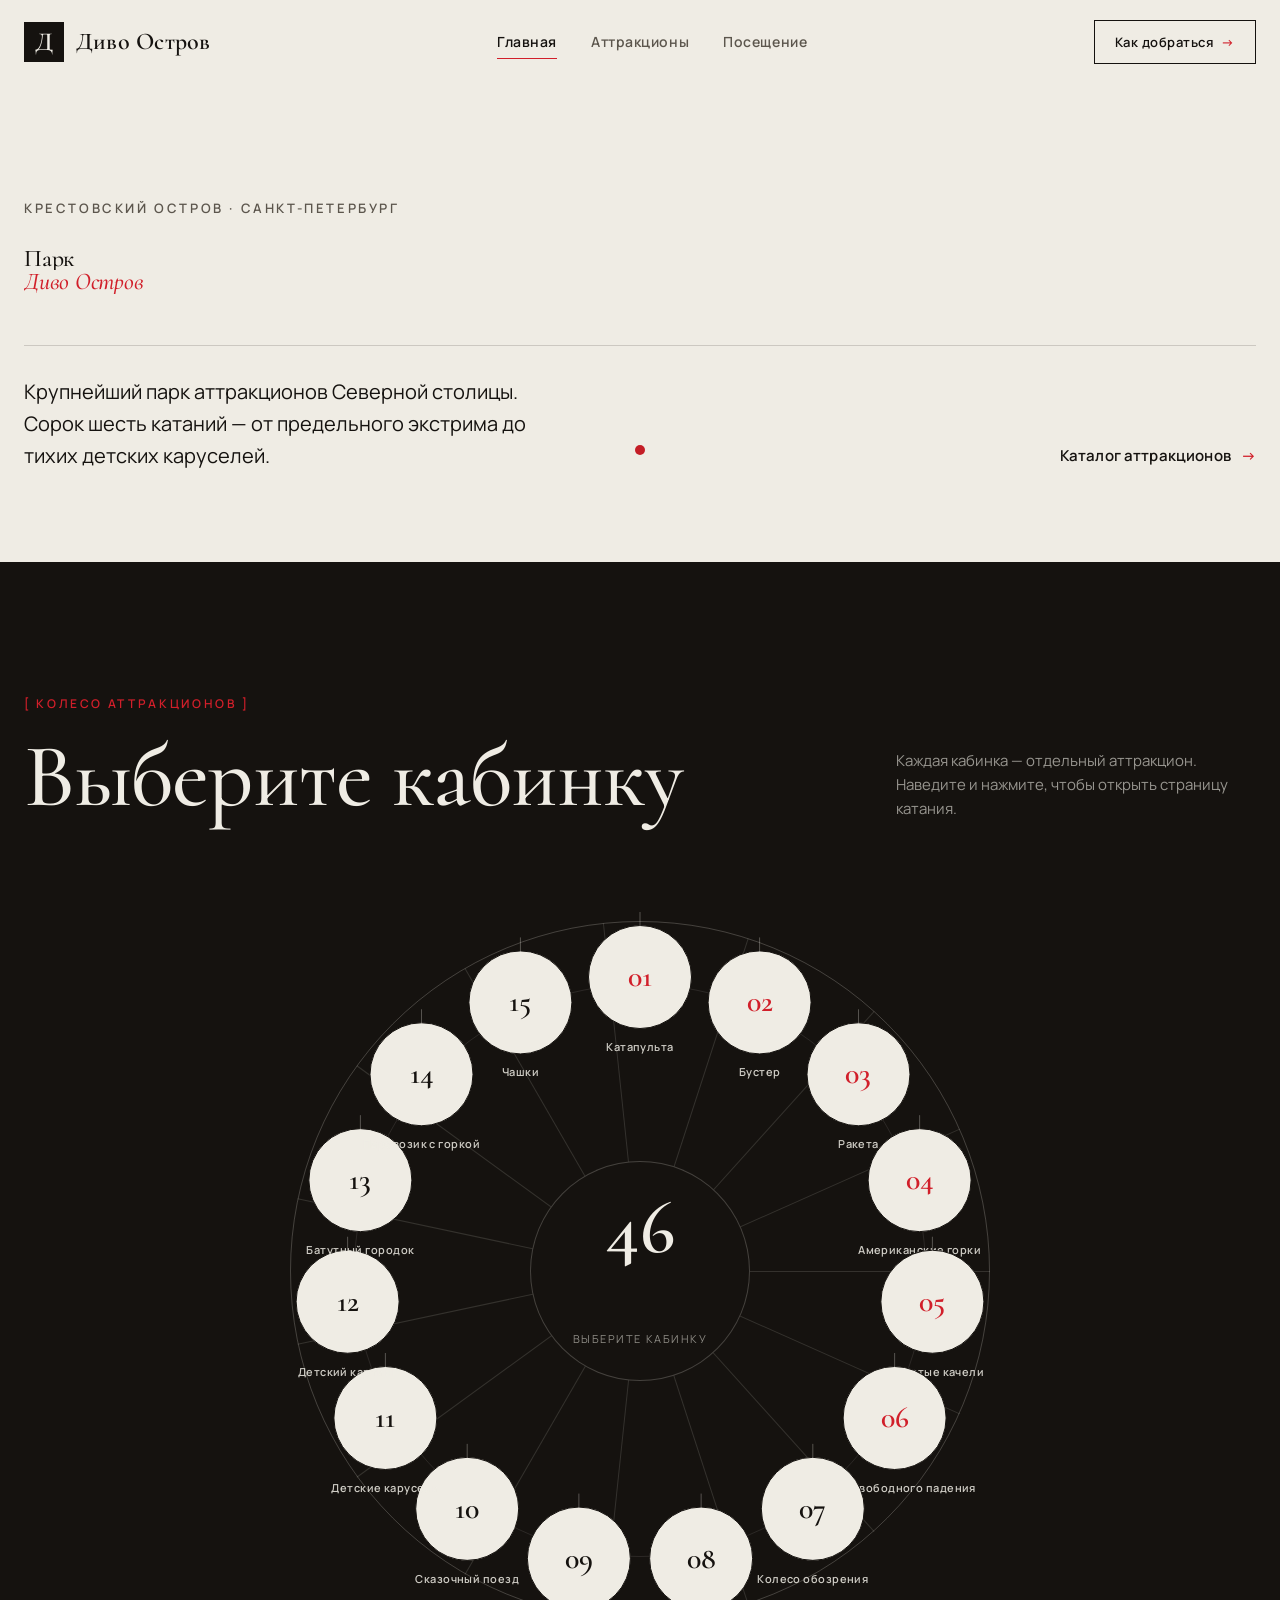
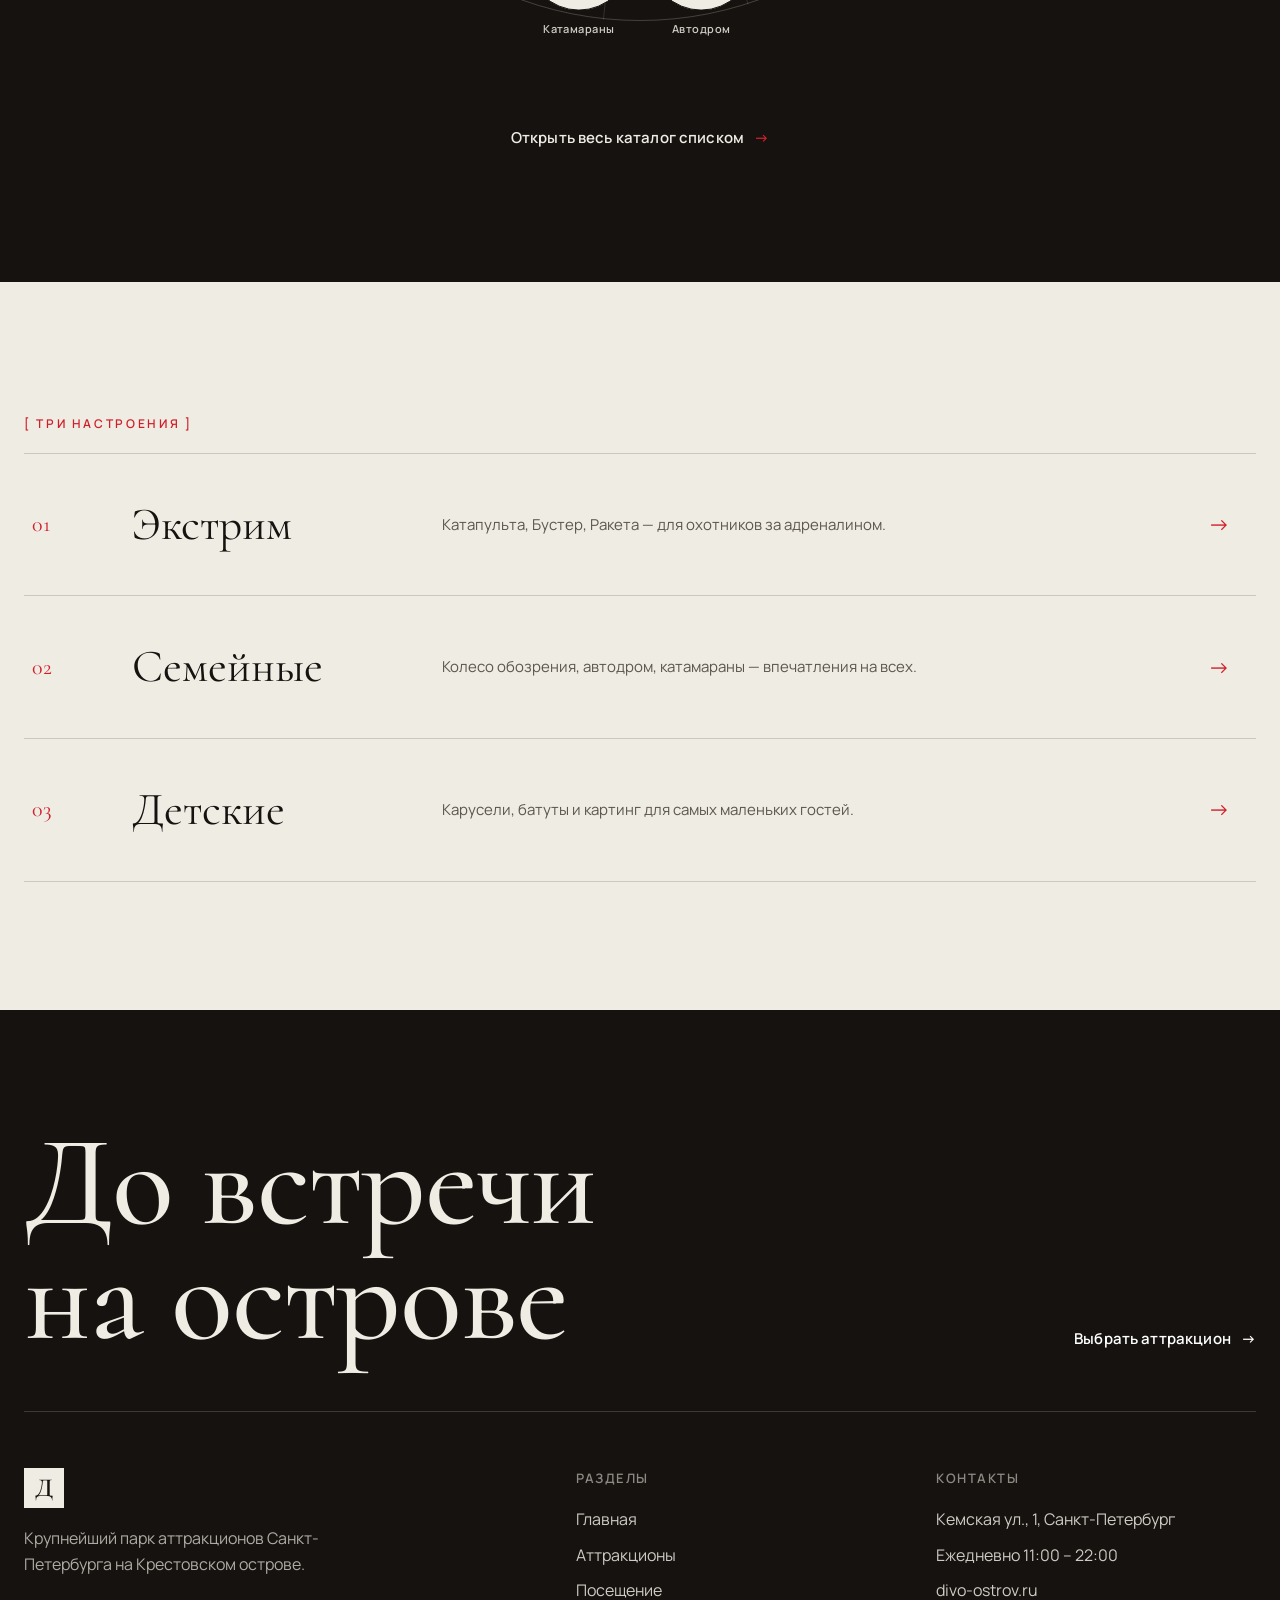
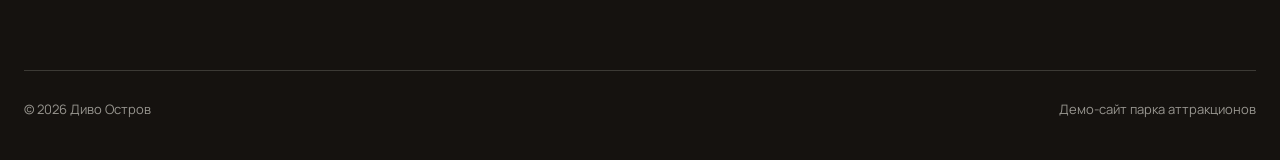
<file: index.html>
<!DOCTYPE html>
<html lang="ru">
<head>
  <meta charset="UTF-8" />
  <meta name="viewport" content="width=device-width, initial-scale=1.0" />
  <meta name="theme-color" content="#0e0c0b" />
  <title>Диво Остров — парк аттракционов · Санкт-Петербург</title>
  <meta name="description" content="Диво Остров — крупнейший парк аттракционов Санкт-Петербурга на Крестовском острове. Колесо аттракционов, 46 катаний, вход свободный." />
  <link rel="preconnect" href="https://fonts.googleapis.com" />
  <link rel="preconnect" href="https://fonts.gstatic.com" crossorigin />
  <link href="https://fonts.googleapis.com/css2?family=Cormorant:ital,wght@0,400;0,500;0,600;1,400&family=Manrope:wght@400;500;600;700&display=swap" rel="stylesheet" />
  <link rel="stylesheet" href="assets/css/styles.css" />
  <link rel="icon" href="data:image/svg+xml,%3Csvg xmlns='http://www.w3.org/2000/svg' viewBox='0 0 100 100'%3E%3Crect width='100' height='100' rx='20' fill='%230e0c0b'/%3E%3Ctext x='50' y='73' font-family='Georgia' font-size='66' fill='%23e6e1d8' text-anchor='middle'%3E%D0%94%3C/text%3E%3C/svg%3E" />
</head>
<body data-page="home">
  <div data-site-header></div>

  <main>
    <!-- HERO -->
    <section class="hero">
      <div class="container">
        <p class="hero__eyebrow reveal">Крестовский остров · Санкт-Петербург</p>
        <h1 class="hero__display">
          <span class="line reveal">Парк</span>
          <span class="line reveal"><em>Диво&nbsp;Остров</em></span>
        </h1>
        <div class="hero__row">
          <p class="hero__lead reveal" data-delay="120">
            Крупнейший парк аттракционов Северной столицы. Сорок шесть катаний —
            от предельного экстрима до тихих детских каруселей.
          </p>
          <a href="attractions.html" class="link reveal" data-delay="200">Каталог аттракционов <i>→</i></a>
        </div>
      </div>
    </section>

    <!-- WHEEL -->
    <section class="section wheelsec" id="wheel" aria-label="Колесо аттракционов">
      <div class="container wheelsec__head">
        <div class="reveal">
          <p class="label">[ Колесо аттракционов ]</p>
          <h2 class="display display--md">Выберите кабинку</h2>
        </div>
        <p class="wheelsec__hint reveal" data-delay="120">
          Каждая кабинка — отдельный аттракцион. Наведите и нажмите, чтобы открыть страницу катания.
        </p>
      </div>

      <div class="wheel-wrap reveal">
        <div class="wheel">
          <div class="wheel__rotor" id="rotor"></div>
          <div class="wheel__hub">
            <span class="wheel__count">46</span>
            <span class="wheel__hubname" id="hubName">Выберите кабинку</span>
          </div>
        </div>
      </div>

      <p class="wheelsec__fallback">
        <a class="link" href="attractions.html">Открыть весь каталог списком <i>→</i></a>
      </p>
    </section>

    <!-- CATEGORIES -->
    <section class="section cats">
      <div class="container">
        <p class="label reveal">[ Три настроения ]</p>
        <div class="cats__grid">
          <a class="catrow reveal" href="attractions.html#extreme">
            <span class="catrow__no">01</span>
            <span class="catrow__name">Экстрим</span>
            <span class="catrow__desc">Катапульта, Бустер, Ракета — для охотников за адреналином.</span>
            <span class="catrow__go"><i>→</i></span>
          </a>
          <a class="catrow reveal" href="attractions.html#family">
            <span class="catrow__no">02</span>
            <span class="catrow__name">Семейные</span>
            <span class="catrow__desc">Колесо обозрения, автодром, катамараны — впечатления на всех.</span>
            <span class="catrow__go"><i>→</i></span>
          </a>
          <a class="catrow reveal" href="attractions.html#kids">
            <span class="catrow__no">03</span>
            <span class="catrow__name">Детские</span>
            <span class="catrow__desc">Карусели, батуты и картинг для самых маленьких гостей.</span>
            <span class="catrow__go"><i>→</i></span>
          </a>
        </div>
      </div>
    </section>
  </main>

  <div data-site-footer></div>

  <script src="assets/js/data.js"></script>
  <script src="assets/js/site.js" defer></script>
  <script src="assets/js/home.js" defer></script>
</body>
</html>
</file>
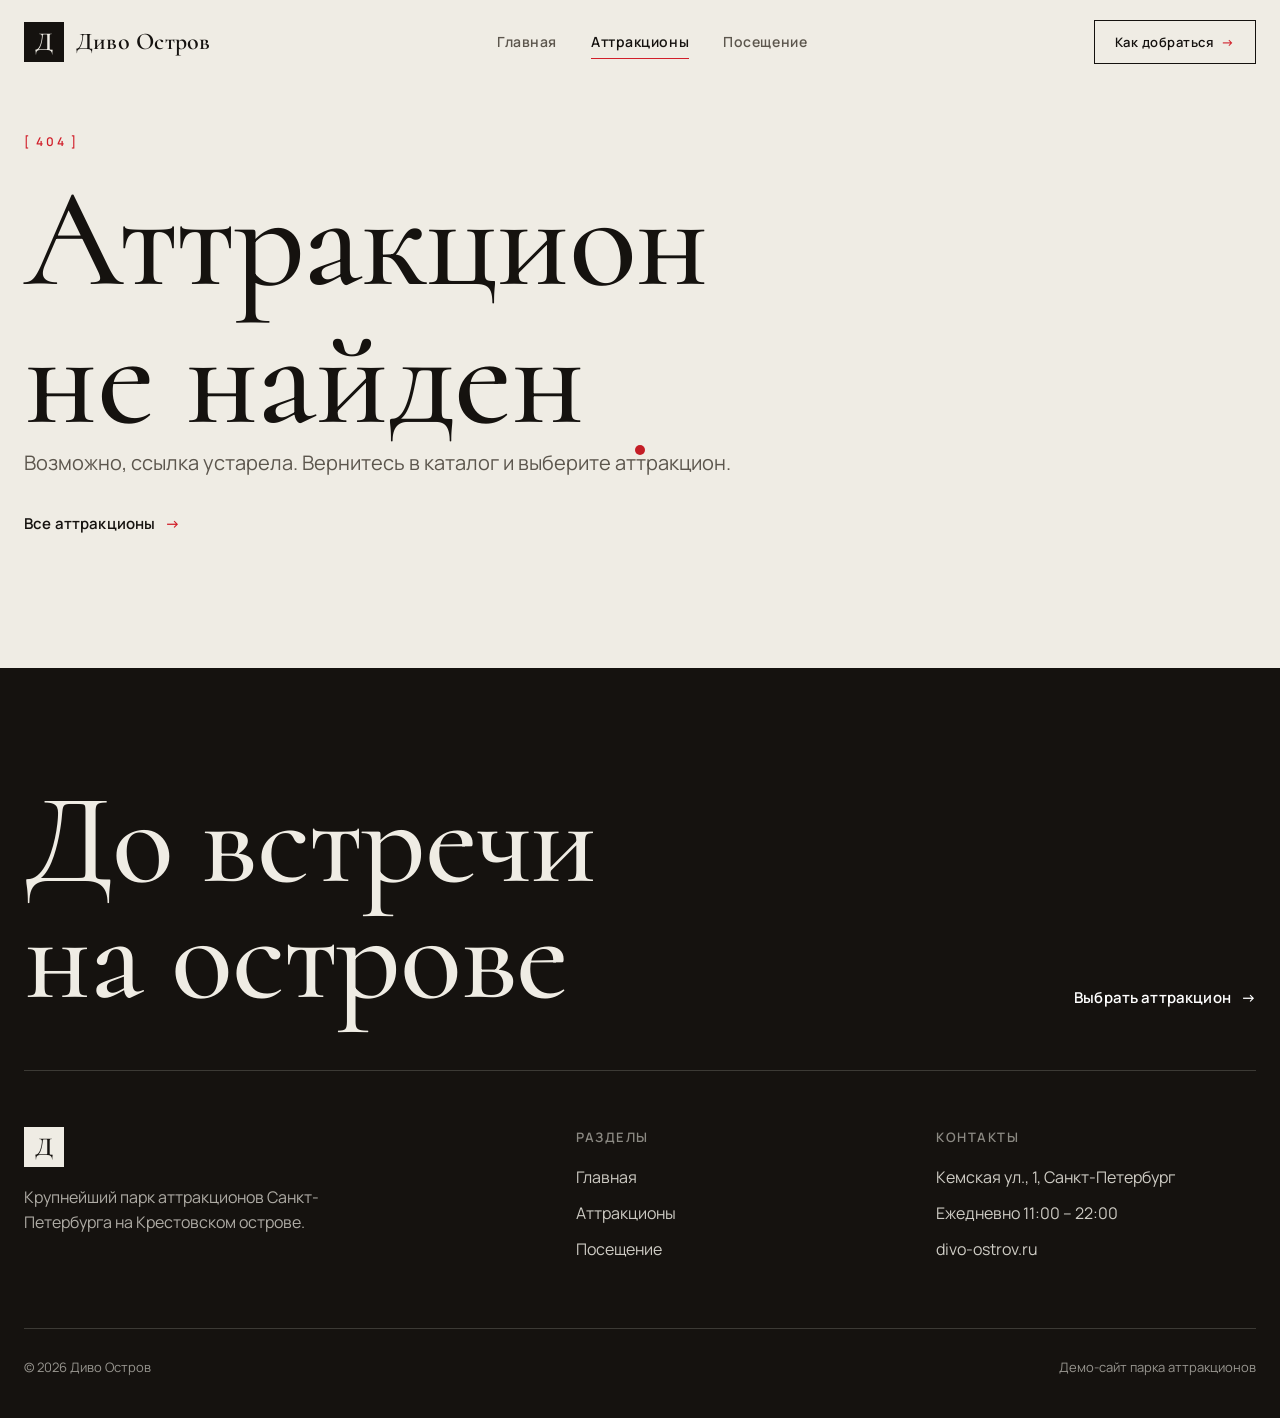
<file: attraction.html>
<!DOCTYPE html>
<html lang="ru">
<head>
  <meta charset="UTF-8" />
  <meta name="viewport" content="width=device-width, initial-scale=1.0" />
  <meta name="theme-color" content="#0e0c0b" />
  <title>Аттракцион · Диво Остров</title>
  <meta name="description" content="Подробная информация об аттракционе парка Диво Остров: характеристики, описание и интенсивность." />
  <link rel="preconnect" href="https://fonts.googleapis.com" />
  <link rel="preconnect" href="https://fonts.gstatic.com" crossorigin />
  <link href="https://fonts.googleapis.com/css2?family=Cormorant:ital,wght@0,400;0,500;0,600;1,400&family=Manrope:wght@400;500;600;700&display=swap" rel="stylesheet" />
  <link rel="stylesheet" href="assets/css/styles.css" />
  <link rel="icon" href="data:image/svg+xml,%3Csvg xmlns='http://www.w3.org/2000/svg' viewBox='0 0 100 100'%3E%3Crect width='100' height='100' rx='20' fill='%230e0c0b'/%3E%3Ctext x='50' y='73' font-family='Georgia' font-size='66' fill='%23e6e1d8' text-anchor='middle'%3E%D0%94%3C/text%3E%3C/svg%3E" />
</head>
<body data-page="catalog">
  <div data-site-header></div>

  <main id="detail"><!-- рендерится из detail.js по ?a=slug --></main>

  <div data-site-footer></div>

  <script src="assets/js/data.js"></script>
  <script src="assets/js/site.js" defer></script>
  <script src="assets/js/detail.js" defer></script>
</body>
</html>
</file>
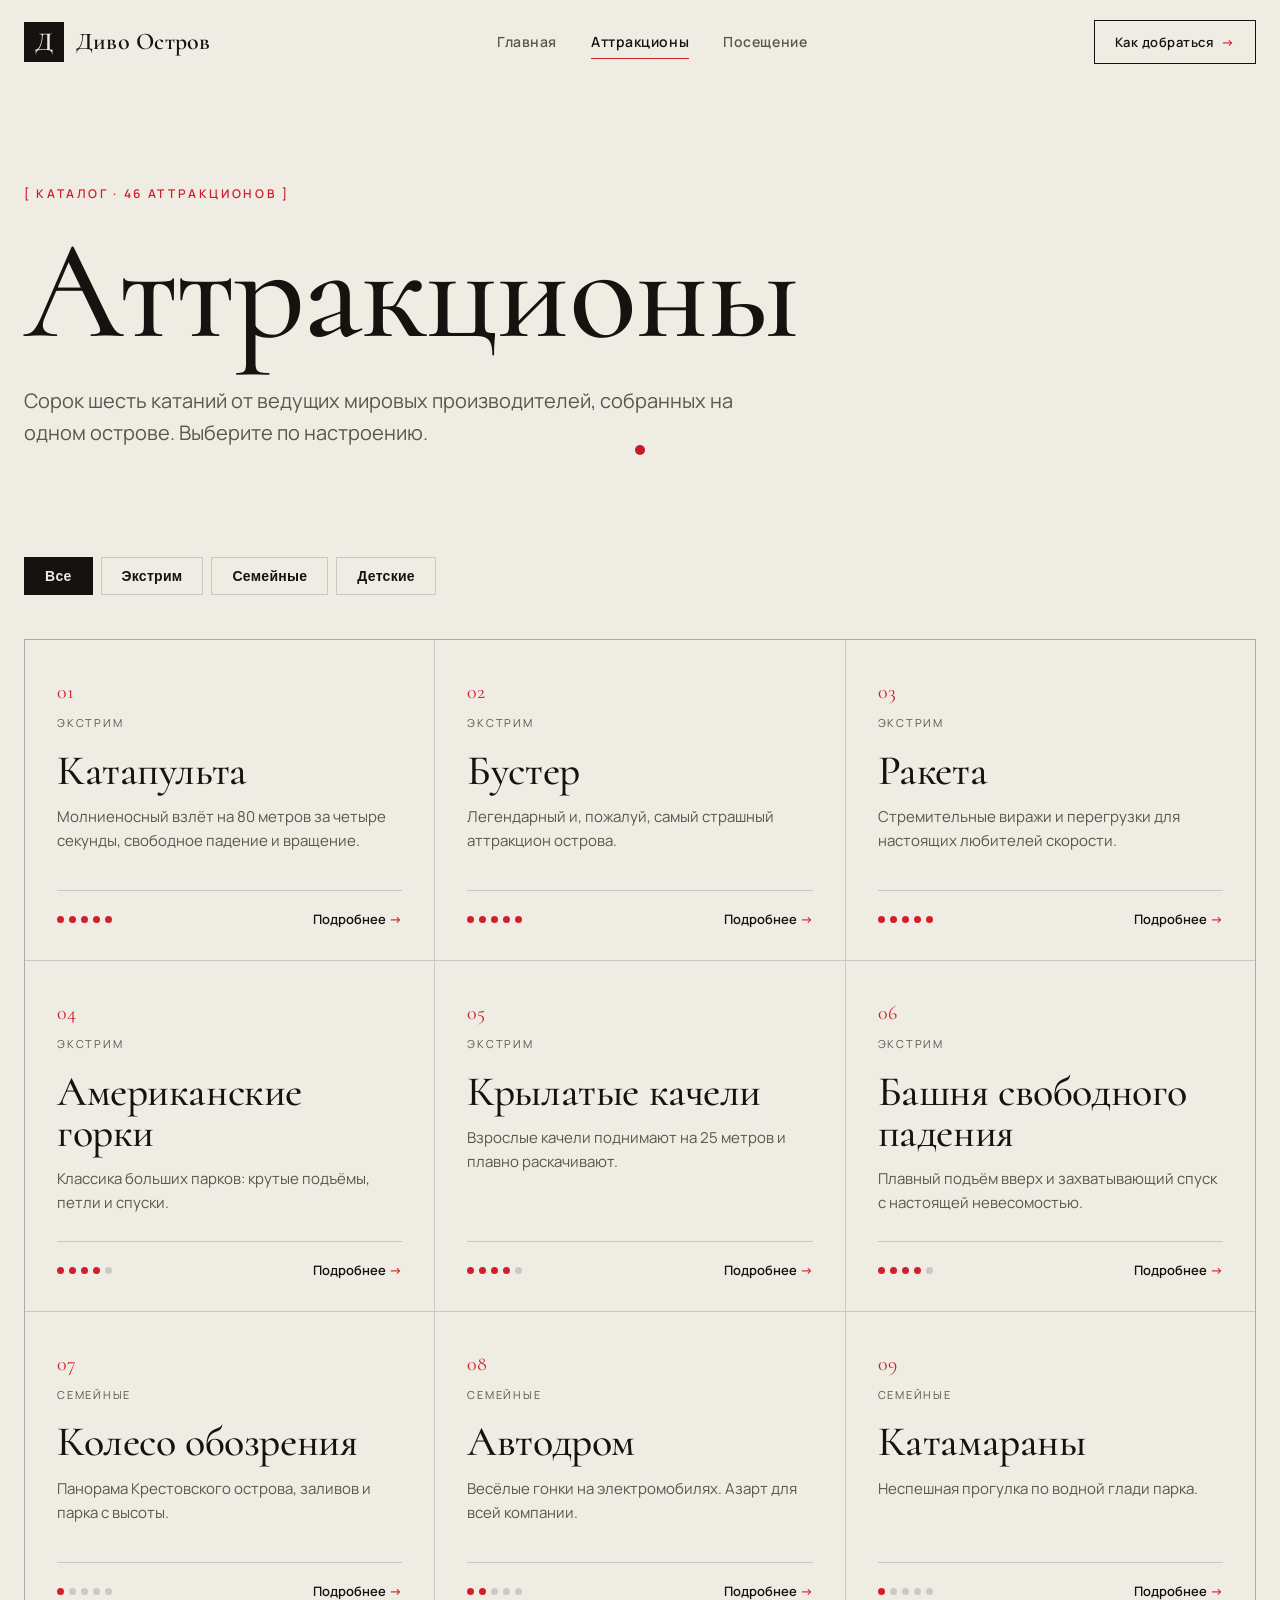
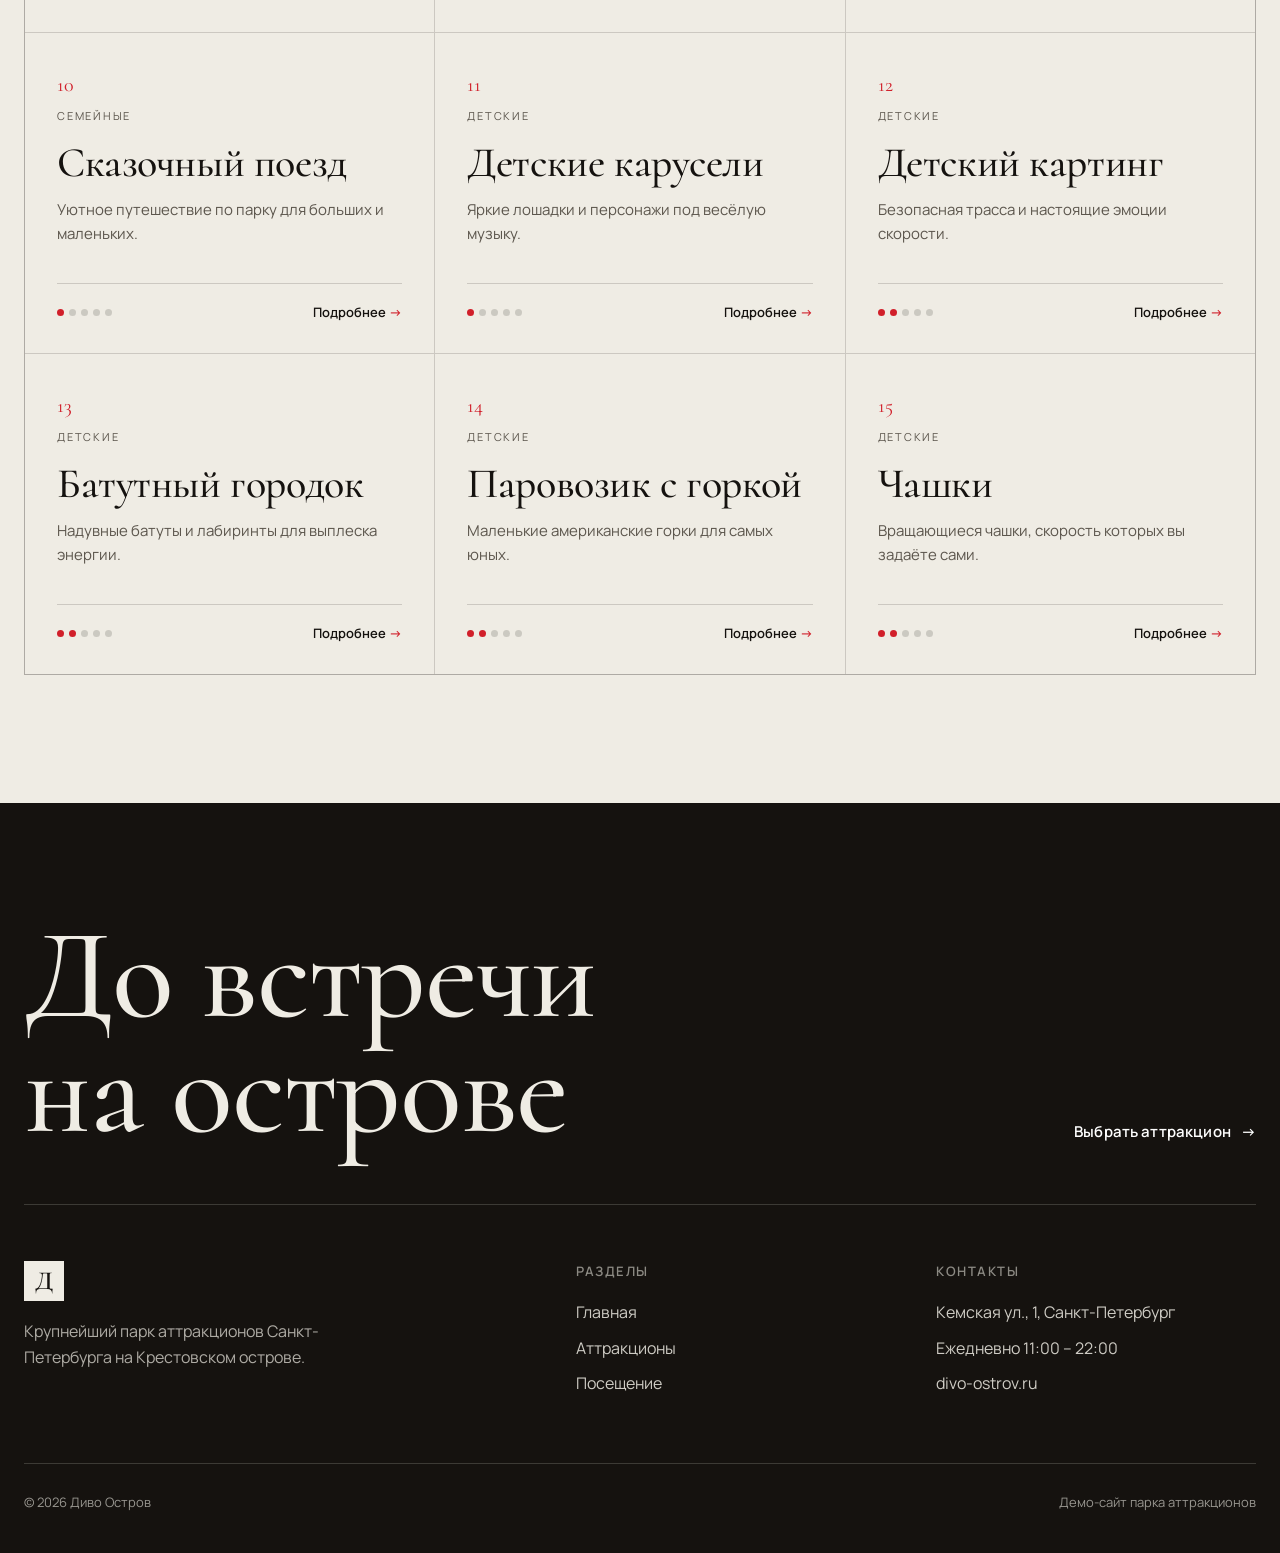
<file: attractions.html>
<!DOCTYPE html>
<html lang="ru">
<head>
  <meta charset="UTF-8" />
  <meta name="viewport" content="width=device-width, initial-scale=1.0" />
  <meta name="theme-color" content="#0e0c0b" />
  <title>Аттракционы · Диво Остров</title>
  <meta name="description" content="Каталог аттракционов парка Диво Остров: экстремальные, семейные и детские катания. Выберите аттракцион и узнайте подробности." />
  <link rel="preconnect" href="https://fonts.googleapis.com" />
  <link rel="preconnect" href="https://fonts.gstatic.com" crossorigin />
  <link href="https://fonts.googleapis.com/css2?family=Cormorant:ital,wght@0,400;0,500;0,600;1,400&family=Manrope:wght@400;500;600;700&display=swap" rel="stylesheet" />
  <link rel="stylesheet" href="assets/css/styles.css" />
  <link rel="icon" href="data:image/svg+xml,%3Csvg xmlns='http://www.w3.org/2000/svg' viewBox='0 0 100 100'%3E%3Crect width='100' height='100' rx='20' fill='%230e0c0b'/%3E%3Ctext x='50' y='73' font-family='Georgia' font-size='66' fill='%23e6e1d8' text-anchor='middle'%3E%D0%94%3C/text%3E%3C/svg%3E" />
</head>
<body data-page="catalog">
  <div data-site-header></div>

  <main>
    <section class="pagehead">
      <div class="container">
        <p class="label reveal">[ Каталог · 46 аттракционов ]</p>
        <h1 class="display reveal">Аттракционы</h1>
        <p class="lead reveal" data-delay="120">
          Сорок шесть катаний от ведущих мировых производителей, собранных на одном острове.
          Выберите по настроению.
        </p>
      </div>
    </section>

    <section class="section section--tight">
      <div class="container">
        <div class="tabs reveal" id="tabs" role="tablist">
          <button class="tab is-active" data-filter="all" role="tab">Все</button>
          <button class="tab" data-filter="extreme" role="tab">Экстрим</button>
          <button class="tab" data-filter="family" role="tab">Семейные</button>
          <button class="tab" data-filter="kids" role="tab">Детские</button>
        </div>
        <div class="grid" id="grid"></div>
      </div>
    </section>
  </main>

  <div data-site-footer></div>

  <script src="assets/js/data.js"></script>
  <script src="assets/js/site.js" defer></script>
  <script src="assets/js/catalog.js" defer></script>
</body>
</html>
</file>
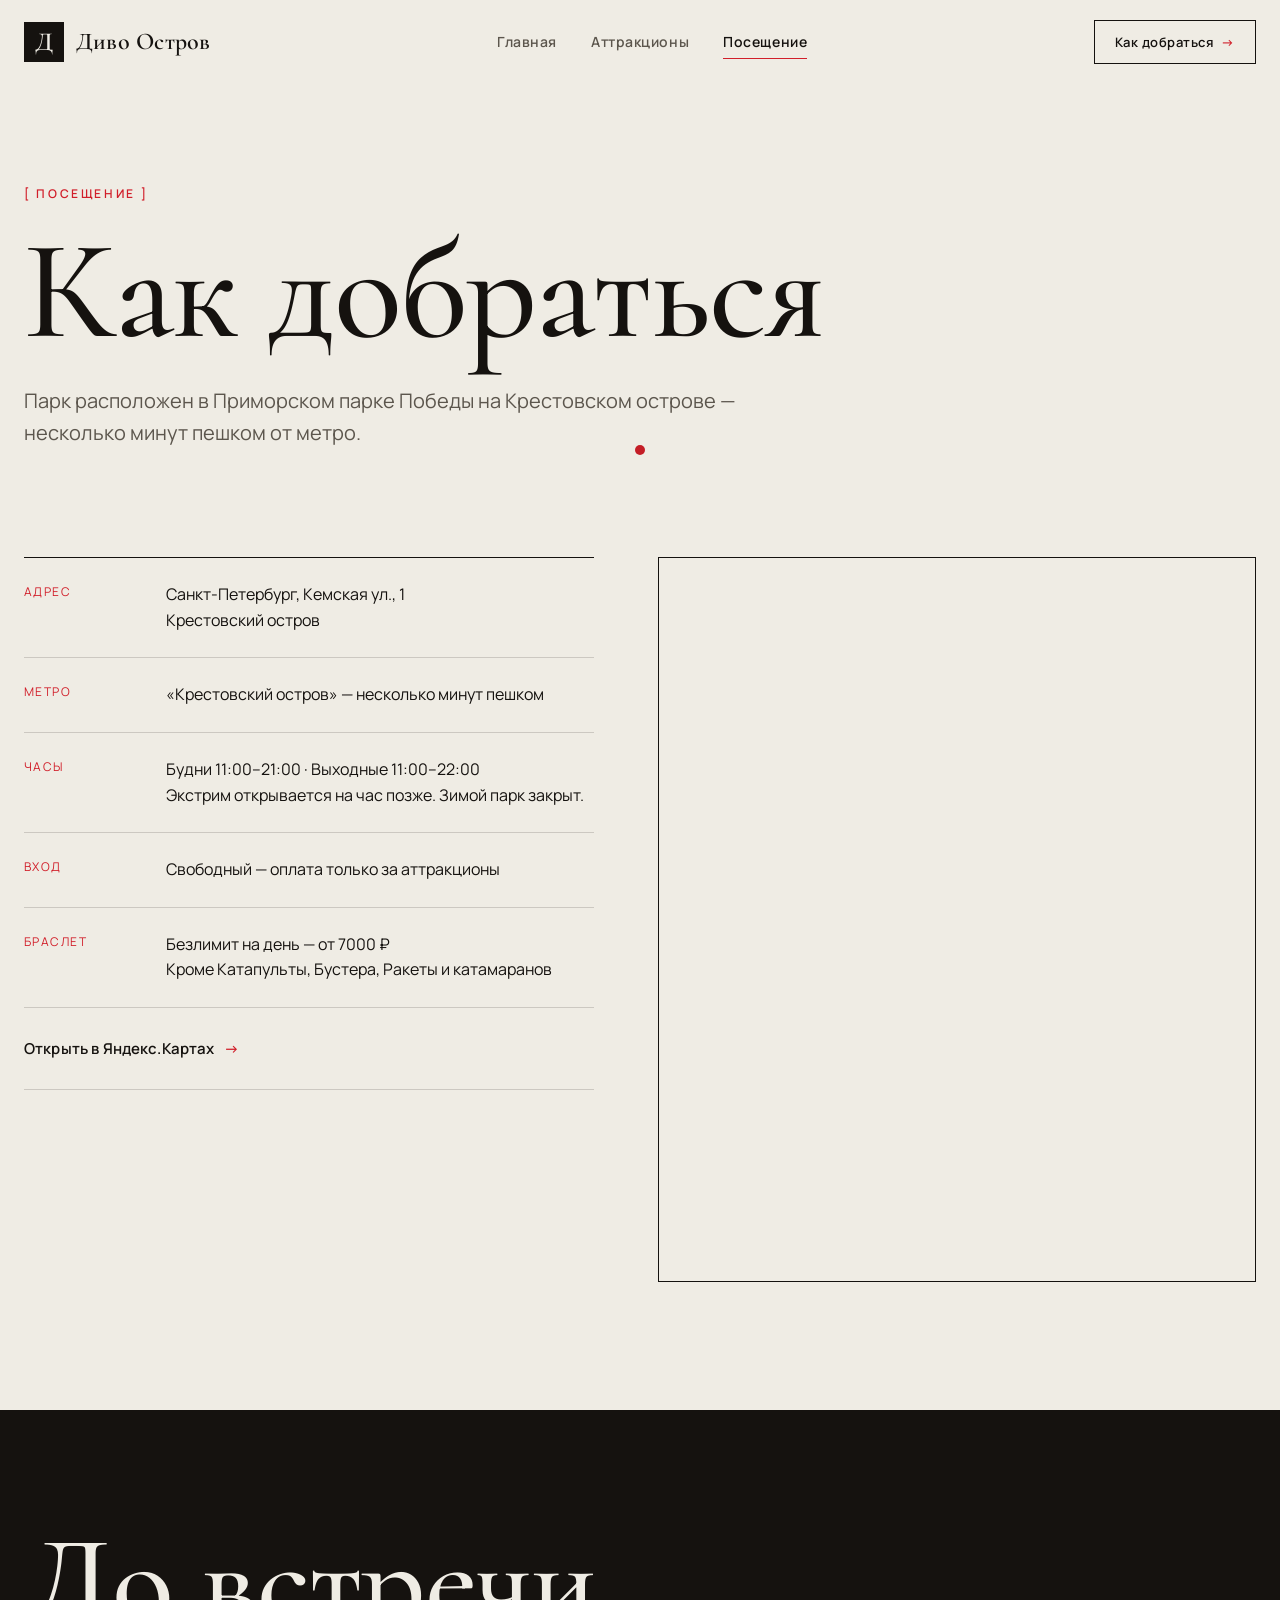
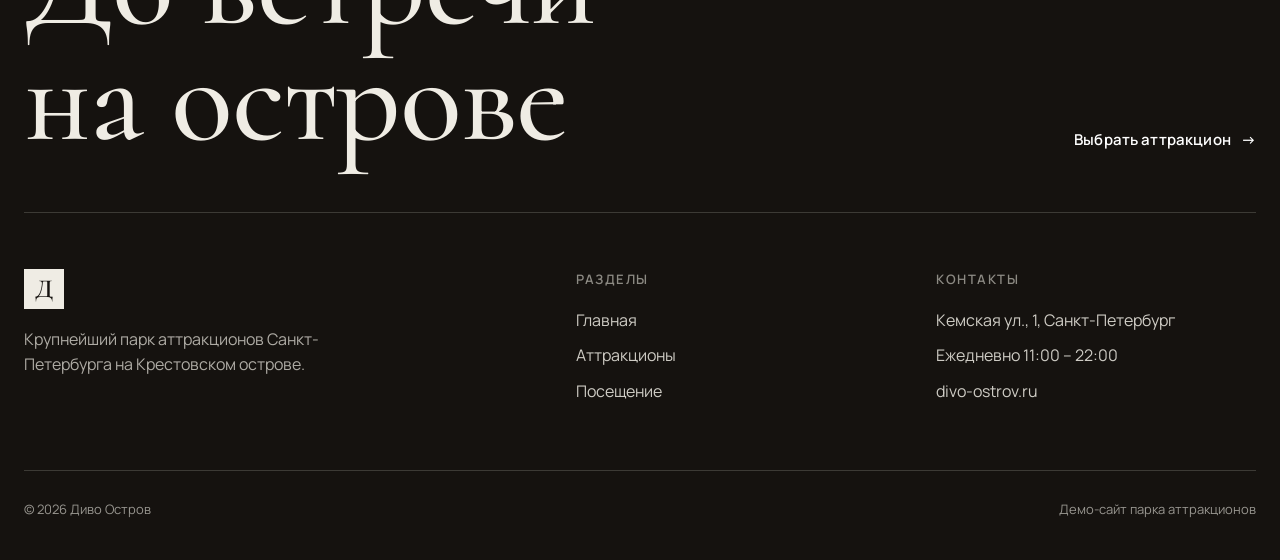
<file: visit.html>
<!DOCTYPE html>
<html lang="ru">
<head>
  <meta charset="UTF-8" />
  <meta name="viewport" content="width=device-width, initial-scale=1.0" />
  <meta name="theme-color" content="#0e0c0b" />
  <title>Посещение · Диво Остров</title>
  <meta name="description" content="Как добраться до парка Диво Остров: адрес, метро, режим работы и условия входа. Крестовский остров, Санкт-Петербург." />
  <link rel="preconnect" href="https://fonts.googleapis.com" />
  <link rel="preconnect" href="https://fonts.gstatic.com" crossorigin />
  <link href="https://fonts.googleapis.com/css2?family=Cormorant:ital,wght@0,400;0,500;0,600;1,400&family=Manrope:wght@400;500;600;700&display=swap" rel="stylesheet" />
  <link rel="stylesheet" href="assets/css/styles.css" />
  <link rel="icon" href="data:image/svg+xml,%3Csvg xmlns='http://www.w3.org/2000/svg' viewBox='0 0 100 100'%3E%3Crect width='100' height='100' rx='20' fill='%230e0c0b'/%3E%3Ctext x='50' y='73' font-family='Georgia' font-size='66' fill='%23e6e1d8' text-anchor='middle'%3E%D0%94%3C/text%3E%3C/svg%3E" />
</head>
<body data-page="visit">
  <div data-site-header></div>

  <main>
    <section class="pagehead">
      <div class="container">
        <p class="label reveal">[ Посещение ]</p>
        <h1 class="display reveal">Как добраться</h1>
        <p class="lead reveal" data-delay="120">
          Парк расположен в Приморском парке Победы на Крестовском острове —
          несколько минут пешком от метро.
        </p>
      </div>
    </section>

    <section class="section section--tight">
      <div class="container visit__grid">
        <dl class="specs reveal">
          <div><dt>Адрес</dt><dd>Санкт-Петербург, Кемская ул., 1<br>Крестовский остров</dd></div>
          <div><dt>Метро</dt><dd>«Крестовский остров» — несколько минут пешком</dd></div>
          <div><dt>Часы</dt><dd>Будни 11:00–21:00 · Выходные 11:00–22:00<br>Экстрим открывается на час позже. Зимой парк закрыт.</dd></div>
          <div><dt>Вход</dt><dd>Свободный — оплата только за аттракционы</dd></div>
          <div><dt>Браслет</dt><dd>Безлимит на день — от 7000 ₽<br>Кроме Катапульты, Бустера, Ракеты и катамаранов</dd></div>
          <div class="specs__cta">
            <a class="link" href="https://yandex.ru/maps/?text=Диво+Остров+Кемская+1+Санкт-Петербург" target="_blank" rel="noopener">Открыть в Яндекс.Картах <i>→</i></a>
          </div>
        </dl>
        <div class="visit__map reveal">
          <iframe
            title="Карта — Диво Остров"
            src="https://yandex.ru/map-widget/v1/?text=Диво%20Остров%20Кемская%201%20Санкт-Петербург&z=15"
            width="100%" height="100%" frameborder="0" loading="lazy" allowfullscreen></iframe>
        </div>
      </div>
    </section>
  </main>

  <div data-site-footer></div>

  <script src="assets/js/data.js"></script>
  <script src="assets/js/site.js" defer></script>
</body>
</html>
</file>
<file: assets/css/styles.css>
/* ============================================================
   Диво Остров — premium minimal. Cormorant + Manrope.
   Палитра: тёплая бумага / глубокий графит / красный акцент.
   ============================================================ */
:root {
  --paper: #efece4;
  --paper-2: #e7e2d7;
  --ink: #15120f;
  --ink-2: #5c564d;
  --red: #d11f2a;
  --line: rgba(21, 18, 15, 0.16);
  --line-2: rgba(21, 18, 15, 0.08);
  --container: 1280px;
  --ease: cubic-bezier(0.22, 0.61, 0.36, 1);
  --slow: 0.9s var(--ease);
}

*, *::before, *::after { box-sizing: border-box; margin: 0; padding: 0; }
html { scroll-behavior: smooth; -webkit-text-size-adjust: 100%; }
body {
  font-family: "Manrope", system-ui, sans-serif;
  background: var(--paper); color: var(--ink);
  line-height: 1.6; overflow-x: hidden; -webkit-font-smoothing: antialiased;
}
body.no-scroll { overflow: hidden; }
img, iframe { display: block; max-width: 100%; }
a { color: inherit; text-decoration: none; }
ul, dl { list-style: none; }
i { font-style: normal; }
@media (pointer: fine) { body.has-cursor * { cursor: none; } }

.container { width: min(100% - 48px, var(--container)); margin-inline: auto; }
.section { padding: clamp(72px, 10vw, 150px) 0; position: relative; }
.section--tight { padding-top: clamp(20px, 4vw, 48px); }

/* Type */
.display, h1, h2, h3 { font-family: "Cormorant", Georgia, serif; font-weight: 500; line-height: 0.98; letter-spacing: -0.01em; }
.display { font-size: clamp(54px, 11vw, 168px); }
.display--md { font-size: clamp(40px, 7vw, 92px); }
.h2 { font-family: "Cormorant", serif; font-weight: 500; font-size: clamp(36px, 6vw, 78px); }
em, .display em { font-style: italic; }
.label {
  display: inline-block; font-size: 12px; font-weight: 600; letter-spacing: 0.22em;
  text-transform: uppercase; color: var(--red); margin-bottom: 20px;
}
.lead { font-size: clamp(16px, 2vw, 20px); color: var(--ink-2); max-width: 60ch; }
.note { margin-top: 26px; font-size: 13px; color: var(--ink-2); }

/* Link & button */
.link {
  display: inline-flex; align-items: baseline; gap: 10px; font-weight: 600; font-size: 15px;
  letter-spacing: 0.01em; position: relative; padding-bottom: 4px;
}
.link::after { content: ""; position: absolute; left: 0; right: 100%; bottom: 0; height: 1.5px; background: currentColor; transition: right .5s var(--ease); }
.link:hover::after { right: 0; }
.link i { color: var(--red); transition: transform .4s var(--ease); }
.link:hover i { transform: translateX(6px); }
.link--light { color: #fff; }
.link--light i { color: #fff; }
.btn {
  display: inline-flex; align-items: center; gap: 10px; font-weight: 600; font-size: 15px;
  padding: 15px 26px; border: 1.5px solid var(--ink); transition: background .3s var(--ease), color .3s var(--ease);
}
.btn i { transition: transform .4s var(--ease); }
.btn:hover i { transform: translateX(6px); }
.btn--solid { background: var(--ink); color: var(--paper); }
.btn--solid:hover { background: var(--red); border-color: var(--red); }

/* Custom cursor */
.cursor {
  position: fixed; top: 0; left: 0; z-index: 9999; width: 10px; height: 10px; margin: -5px 0 0 -5px;
  border-radius: 50%; background: var(--red); pointer-events: none; mix-blend-mode: multiply;
  transition: width .3s var(--ease), height .3s var(--ease), background .3s, opacity .3s;
}
.cursor.is-active { width: 46px; height: 46px; margin: -23px 0 0 -23px; background: rgba(209,31,42,0.18); }

/* Page transition veil */
.veil {
  position: fixed; inset: 0; z-index: 9000; background: var(--ink); pointer-events: none;
  transform: scaleY(0); transform-origin: bottom; transition: transform .5s var(--ease);
}
body.is-leaving .veil { transform: scaleY(1); transform-origin: top; }

/* Reveal */
.reveal { opacity: 0; transform: translateY(26px); transition: opacity var(--slow), transform var(--slow); }
.reveal.is-in { opacity: 1; transform: none; }

/* ===== Nav ===== */
.nav { position: fixed; inset: 0 0 auto 0; z-index: 1000; transition: background .4s var(--ease), border-color .4s; border-bottom: 1px solid transparent; }
.nav.is-scrolled { background: color-mix(in srgb, var(--paper) 86%, transparent); backdrop-filter: blur(12px); border-bottom-color: var(--line); }
.nav__inner { display: flex; align-items: center; justify-content: space-between; height: 84px; gap: 24px; }
.brand { display: inline-flex; align-items: center; gap: 12px; }
.brand__mark {
  width: 40px; height: 40px; display: grid; place-items: center; background: var(--ink); color: var(--paper);
  font-family: "Cormorant", serif; font-weight: 600; font-size: 26px; line-height: 1;
}
.brand__name { font-family: "Cormorant", serif; font-size: 24px; font-weight: 600; letter-spacing: 0.01em; }
.nav__links { display: flex; gap: 34px; }
.nav__links a { font-size: 14px; font-weight: 600; letter-spacing: 0.04em; position: relative; padding: 6px 0; color: var(--ink-2); transition: color .3s; }
.nav__links a::after { content: ""; position: absolute; left: 0; bottom: 0; width: 0; height: 1.5px; background: var(--red); transition: width .35s var(--ease); }
.nav__links a:hover, .nav__links a.is-active { color: var(--ink); }
.nav__links a.is-active::after, .nav__links a:hover::after { width: 100%; }
.nav__cta { display: inline-flex; align-items: center; gap: 8px; font-size: 13px; font-weight: 600; letter-spacing: 0.04em; padding: 11px 20px; border: 1.5px solid var(--ink); transition: background .3s, color .3s; }
.nav__cta i { color: var(--red); transition: transform .35s var(--ease); }
.nav__cta:hover { background: var(--ink); color: var(--paper); }
.nav__cta:hover i { color: #fff; transform: translateX(5px); }
.burger { display: none; flex-direction: column; gap: 6px; background: none; border: 0; padding: 6px; }
.burger span { width: 28px; height: 1.5px; background: var(--ink); transition: .3s; }
.burger[aria-expanded="true"] span:nth-child(1) { transform: translateY(7.5px) rotate(45deg); }
.burger[aria-expanded="true"] span:nth-child(2) { opacity: 0; }
.burger[aria-expanded="true"] span:nth-child(3) { transform: translateY(-7.5px) rotate(-45deg); }

/* ===== Hero ===== */
.hero { padding: clamp(150px, 22vh, 240px) 0 clamp(40px, 7vw, 90px); }
.hero__eyebrow { font-size: 13px; font-weight: 600; letter-spacing: 0.2em; text-transform: uppercase; color: var(--ink-2); margin-bottom: 28px; }
.hero__display { display: grid; }
.hero__display .line { overflow: hidden; }
.hero__display .line em { display: inline-block; color: var(--red); }
.hero__row { display: flex; justify-content: space-between; align-items: flex-end; gap: 40px; flex-wrap: wrap; margin-top: clamp(28px, 4vw, 56px); padding-top: 30px; border-top: 1px solid var(--line); }
.hero__lead { font-size: clamp(16px, 1.8vw, 20px); max-width: 520px; color: var(--ink); }

/* ===== Wheel section ===== */
.wheelsec { background: var(--ink); color: var(--paper); overflow: hidden; }
.wheelsec .label { color: var(--red); }
.wheelsec__head { display: flex; justify-content: space-between; align-items: flex-end; gap: 32px; flex-wrap: wrap; margin-bottom: clamp(20px, 4vw, 40px); }
.wheelsec__head .display--md { color: var(--paper); }
.wheelsec__hint { color: rgba(239,236,228,0.6); max-width: 360px; font-size: 15px; }
.wheelsec__fallback { text-align: center; margin-top: clamp(20px, 4vw, 44px); }
.wheelsec__fallback .link { color: var(--paper); }

.wheel-wrap { display: grid; place-items: center; padding: clamp(20px, 5vw, 60px) 0; }
.wheel {
  --d: clamp(300px, 80vw, 700px);
  --R: calc(var(--d) * 0.42);
  position: relative; width: var(--d); height: var(--d);
}
.wheel__rotor { position: absolute; inset: 0; animation: spin var(--spin, 60s) linear infinite; }
.wheel:hover .wheel__rotor, .wheel:focus-within .wheel__rotor,
.wheel:hover .orient, .wheel:focus-within .orient { animation-play-state: paused; }
.rim { position: absolute; inset: 0; border-radius: 50%; border: 1.5px solid rgba(239,236,228,0.22); }
.rim::after { content: ""; position: absolute; inset: 9%; border-radius: 50%; border: 1px solid rgba(239,236,228,0.10); }
.spoke { position: absolute; top: 50%; left: 50%; width: 50%; height: 1px; background: rgba(239,236,228,0.14); transform-origin: 0 50%; }

.arm { position: absolute; top: 50%; left: 50%; width: 0; height: 0; transform: rotate(var(--a)) translateY(calc(var(--R) * -1)); }
.orient { position: absolute; top: 0; left: 0; transform: translate(-50%, -50%); animation: spin-rev var(--spin, 60s) linear infinite; }
.cabin {
  --c: clamp(58px, 12.5vw, 104px);
  display: grid; place-items: center; width: var(--c); height: var(--c); border-radius: 50%;
  background: var(--paper); color: var(--ink); border: 1.5px solid var(--ink);
  transform: rotate(calc(var(--a) * -1));
  transition: transform .4s var(--ease), background .4s, color .4s, box-shadow .4s;
  position: relative;
}
.cabin::before { content: ""; position: absolute; top: -14px; left: 50%; width: 1px; height: 14px; background: rgba(239,236,228,0.3); transform: translateX(-50%); }
.cabin__no { font-family: "Cormorant", serif; font-size: clamp(20px, 4vw, 30px); font-weight: 600; line-height: 1; }
.cabin__name {
  position: absolute; top: calc(100% + 10px); left: 50%; transform: translateX(-50%);
  white-space: nowrap; font-size: 11px; font-weight: 600; letter-spacing: 0.04em; color: rgba(239,236,228,0.85);
}
.cabin:hover { background: var(--red); color: #fff; border-color: var(--red); transform: rotate(calc(var(--a) * -1)) scale(1.16); box-shadow: 0 16px 40px -12px rgba(209,31,42,0.6); }

.wheel__hub {
  position: absolute; top: 50%; left: 50%; transform: translate(-50%, -50%);
  width: clamp(120px, 26vw, 220px); height: clamp(120px, 26vw, 220px); border-radius: 50%;
  display: grid; place-items: center; text-align: center; gap: 4px; pointer-events: none;
  background: var(--ink); border: 1px solid rgba(239,236,228,0.22);
}
.wheel__count { font-family: "Cormorant", serif; font-size: clamp(40px, 9vw, 76px); font-weight: 600; line-height: 0.9; color: var(--paper); }
.wheel__hubname { font-size: 11px; letter-spacing: 0.14em; text-transform: uppercase; color: rgba(239,236,228,0.55); padding: 0 12px; }

@keyframes spin { to { transform: rotate(360deg); } }
@keyframes spin-rev { to { transform: translate(-50%, -50%) rotate(-360deg); } }

/* ===== Categories rows ===== */
.cats__grid { border-top: 1px solid var(--line); }
.catrow {
  display: grid; grid-template-columns: 70px 280px 1fr 40px; align-items: center; gap: 30px;
  padding: 34px 8px; border-bottom: 1px solid var(--line); position: relative; transition: padding .4s var(--ease), color .4s;
}
.catrow::before { content: ""; position: absolute; inset: 0; background: var(--ink); transform: scaleX(0); transform-origin: left; transition: transform .5s var(--ease); z-index: -1; }
.catrow:hover { color: var(--paper); padding-inline: 28px; }
.catrow:hover::before { transform: scaleX(1); }
.catrow__no { font-family: "Cormorant", serif; font-size: 22px; color: var(--red); }
.catrow__name { font-family: "Cormorant", serif; font-size: clamp(30px, 4vw, 46px); }
.catrow__desc { color: var(--ink-2); font-size: 15px; transition: color .4s; }
.catrow:hover .catrow__desc { color: rgba(239,236,228,0.7); }
.catrow__go i { color: var(--red); font-size: 22px; transition: transform .4s var(--ease); }
.catrow:hover .catrow__go i { transform: translateX(8px); }

/* ===== Page heads ===== */
.pagehead { padding: clamp(150px, 20vh, 220px) 0 clamp(30px, 5vw, 60px); }
.pagehead .lead { margin-top: 24px; }

/* ===== Tabs ===== */
.tabs { display: flex; gap: 8px; flex-wrap: wrap; margin-bottom: 44px; }
.tab { font-size: 14px; font-weight: 600; letter-spacing: 0.02em; padding: 10px 20px; border: 1.5px solid var(--line); background: transparent; color: var(--ink); transition: border-color .25s, background .25s, color .25s; }
.tab:hover { border-color: var(--ink); }
.tab.is-active { background: var(--ink); color: var(--paper); border-color: var(--ink); }

/* ===== Catalog grid ===== */
.grid { display: grid; grid-template-columns: repeat(3, 1fr); gap: 1px; background: var(--line); border: 1px solid var(--line); }
.tile {
  background: var(--paper); padding: 36px 32px 30px; display: flex; flex-direction: column; min-height: 320px;
  position: relative; transition: background .4s var(--ease), color .4s; overflow: hidden;
}
.tile::before { content: ""; position: absolute; inset: 0; background: var(--ink); transform: translateY(101%); transition: transform .5s var(--ease); z-index: 0; }
.tile > * { position: relative; z-index: 1; }
.tile:hover { color: var(--paper); }
.tile:hover::before { transform: translateY(0); }
.tile__no { font-family: "Cormorant", serif; font-size: 20px; color: var(--red); }
.tile__cat { font-size: 11px; letter-spacing: 0.16em; text-transform: uppercase; color: var(--ink-2); margin-top: 6px; transition: color .4s; }
.tile:hover .tile__cat { color: rgba(239,236,228,0.6); }
.tile__name { font-family: "Cormorant", serif; font-size: clamp(30px, 3.4vw, 42px); font-weight: 500; margin: 18px 0 14px; }
.tile__short { color: var(--ink-2); font-size: 15px; flex: 1; transition: color .4s; }
.tile:hover .tile__short { color: rgba(239,236,228,0.75); }
.tile__foot { display: flex; align-items: center; justify-content: space-between; margin-top: 26px; padding-top: 18px; border-top: 1px solid var(--line); transition: border-color .4s; }
.tile:hover .tile__foot { border-top-color: rgba(239,236,228,0.2); }
.tile__go { font-size: 13px; font-weight: 600; }
.tile__go i { color: var(--red); }
.meter { display: inline-flex; gap: 5px; }
.meter i { width: 7px; height: 7px; border-radius: 50%; background: var(--red); }
.meter i.off { background: var(--line); }
.tile:hover .meter i.off { background: rgba(239,236,228,0.25); }
.meter--lg i { width: 11px; height: 11px; }

/* ===== Detail page ===== */
.detail-hero { padding: clamp(140px, 18vh, 200px) 0 clamp(40px, 6vw, 80px); border-bottom: 1px solid var(--line); }
.crumbs { display: flex; gap: 10px; font-size: 13px; color: var(--ink-2); margin-bottom: 26px; }
.crumbs a:hover { color: var(--ink); }
.crumbs b { color: var(--red); font-weight: 600; }
.detail-hero .display { margin-bottom: 18px; }
.detail-hero__tagline { font-family: "Cormorant", serif; font-style: italic; font-size: clamp(22px, 3vw, 34px); color: var(--ink-2); max-width: 24ch; }
.detail-meter { display: inline-flex; align-items: center; gap: 16px; margin-top: 30px; font-size: 12px; letter-spacing: 0.14em; text-transform: uppercase; color: var(--ink-2); }
.detail-grid { display: grid; grid-template-columns: 1.5fr 1fr; gap: clamp(36px, 6vw, 90px); align-items: start; }
.detail-about p { font-size: clamp(17px, 1.7vw, 21px); line-height: 1.7; margin-bottom: 22px; color: var(--ink); }
.highlights { margin-top: 36px; border-top: 1px solid var(--line); }
.highlights li { padding: 16px 0 16px 30px; border-bottom: 1px solid var(--line); position: relative; font-weight: 500; }
.highlights li::before { content: "✶"; position: absolute; left: 0; color: var(--red); }
.detail-specs { border: 1.5px solid var(--ink); padding: 34px; position: sticky; top: 110px; }
.detail-specs__title { font-family: "Cormorant", serif; font-size: 30px; margin-bottom: 20px; }
.detail-specs dl > div { display: flex; justify-content: space-between; gap: 16px; padding: 14px 0; border-top: 1px solid var(--line); }
.detail-specs dt { color: var(--ink-2); font-size: 14px; }
.detail-specs dd { font-weight: 600; text-align: right; }
.detail-specs .btn { width: 100%; justify-content: center; margin-top: 26px; }

.pager { padding: 0 0 clamp(72px, 10vw, 130px); }
.pager__inner { display: grid; grid-template-columns: 1fr 1fr; gap: 1px; background: var(--line); border: 1px solid var(--line); }
.pager__item { background: var(--paper); padding: 40px 32px; display: grid; gap: 8px; transition: background .4s, color .4s; }
.pager__item--next { text-align: right; }
.pager__item:hover { background: var(--ink); color: var(--paper); }
.pager__dir { font-size: 12px; letter-spacing: 0.12em; text-transform: uppercase; color: var(--red); }
.pager__name { font-family: "Cormorant", serif; font-size: clamp(26px, 3vw, 40px); }

/* ===== Visit ===== */
.visit__grid { display: grid; grid-template-columns: 1fr 1.05fr; gap: clamp(32px, 5vw, 70px); align-items: start; }
.specs { border-top: 1px solid var(--ink); }
.specs > div { display: grid; grid-template-columns: 120px 1fr; gap: 22px; padding: 24px 0; border-bottom: 1px solid var(--line); }
.specs dt { font-size: 12px; letter-spacing: 0.12em; text-transform: uppercase; color: var(--red); }
.specs dd { font-size: 16px; }
.specs__cta { display: block !important; padding-top: 28px !important; }
.visit__map { aspect-ratio: 3.3 / 4; border: 1.5px solid var(--ink); overflow: hidden; }
.visit__map iframe { height: 100%; filter: grayscale(1) contrast(1.04); transition: filter .5s; }
.visit__map:hover iframe { filter: grayscale(0); }

/* category accent dot on cabins/tiles */
.cat-extreme .cabin__no, .cat-extreme.tile .tile__no { color: var(--red); }

/* ===== Footer ===== */
.footer { background: var(--ink); color: var(--paper); padding: clamp(64px, 9vw, 120px) 0 40px; }
.footer__cta { display: flex; justify-content: space-between; align-items: flex-end; gap: 30px; flex-wrap: wrap; padding-bottom: 56px; border-bottom: 1px solid rgba(239,236,228,0.18); }
.footer__big { font-family: "Cormorant", serif; font-weight: 500; font-size: clamp(48px, 10vw, 150px); line-height: 0.9; }
.footer__grid { display: grid; grid-template-columns: 1.6fr 1fr 1fr; gap: 40px; padding: 56px 0; }
.footer__brand { display: grid; gap: 18px; max-width: 340px; align-content: start; }
.footer__brand .brand__mark { background: var(--paper); color: var(--ink); }
.footer__brand p { color: rgba(239,236,228,0.7); }
.footer__col h4 { font-size: 13px; letter-spacing: 0.12em; text-transform: uppercase; margin-bottom: 18px; color: rgba(239,236,228,0.55); font-weight: 600; }
.footer__col a, .footer__col p { display: block; color: rgba(239,236,228,0.85); margin-bottom: 10px; }
.footer__col a:hover { color: #fff; }
.footer__bottom { display: flex; justify-content: space-between; gap: 16px; flex-wrap: wrap; padding-top: 28px; border-top: 1px solid rgba(239,236,228,0.18); font-size: 13px; color: rgba(239,236,228,0.6); }

/* ===== Responsive ===== */
@media (max-width: 960px) {
  .grid { grid-template-columns: repeat(2, 1fr); }
  .detail-grid { grid-template-columns: 1fr; }
  .detail-specs { position: static; }
  .visit__grid { grid-template-columns: 1fr; }
  .footer__grid { grid-template-columns: 1fr 1fr; }
  .catrow { grid-template-columns: 50px 1fr 30px; }
  .catrow__desc { display: none; }
}
@media (max-width: 680px) {
    body.has-cursor * { cursor: auto; }
  .cursor { display: none; }
  .nav__links {
    position: fixed; inset: 84px 0 auto 0; flex-direction: column; gap: 0; background: var(--paper);
    padding: 10px 24px 26px; border-bottom: 1px solid var(--line); transform: translateY(-130%);
    transition: transform .45s var(--ease); visibility: hidden;
  }
  .nav__links.is-open { transform: none; visibility: visible; }
  .nav__links a { padding: 18px 0; font-size: 18px; border-bottom: 1px solid var(--line-2); }
  .nav__cta { display: none; }
  .burger { display: flex; }
  .grid { grid-template-columns: 1fr; }
  .pager__inner { grid-template-columns: 1fr; }
  .pager__item--next { text-align: left; }
  .footer__grid { grid-template-columns: 1fr; }
  .cabin__name { display: none; }
}
@media (prefers-reduced-motion: reduce) {
  body { opacity: 1; }
  .veil { display: none; }
  .wheel__rotor, .orient { animation: none !important; }
  .reveal { opacity: 1; transform: none; transition: none; }
  * { scroll-behavior: auto; }
}
</file>
